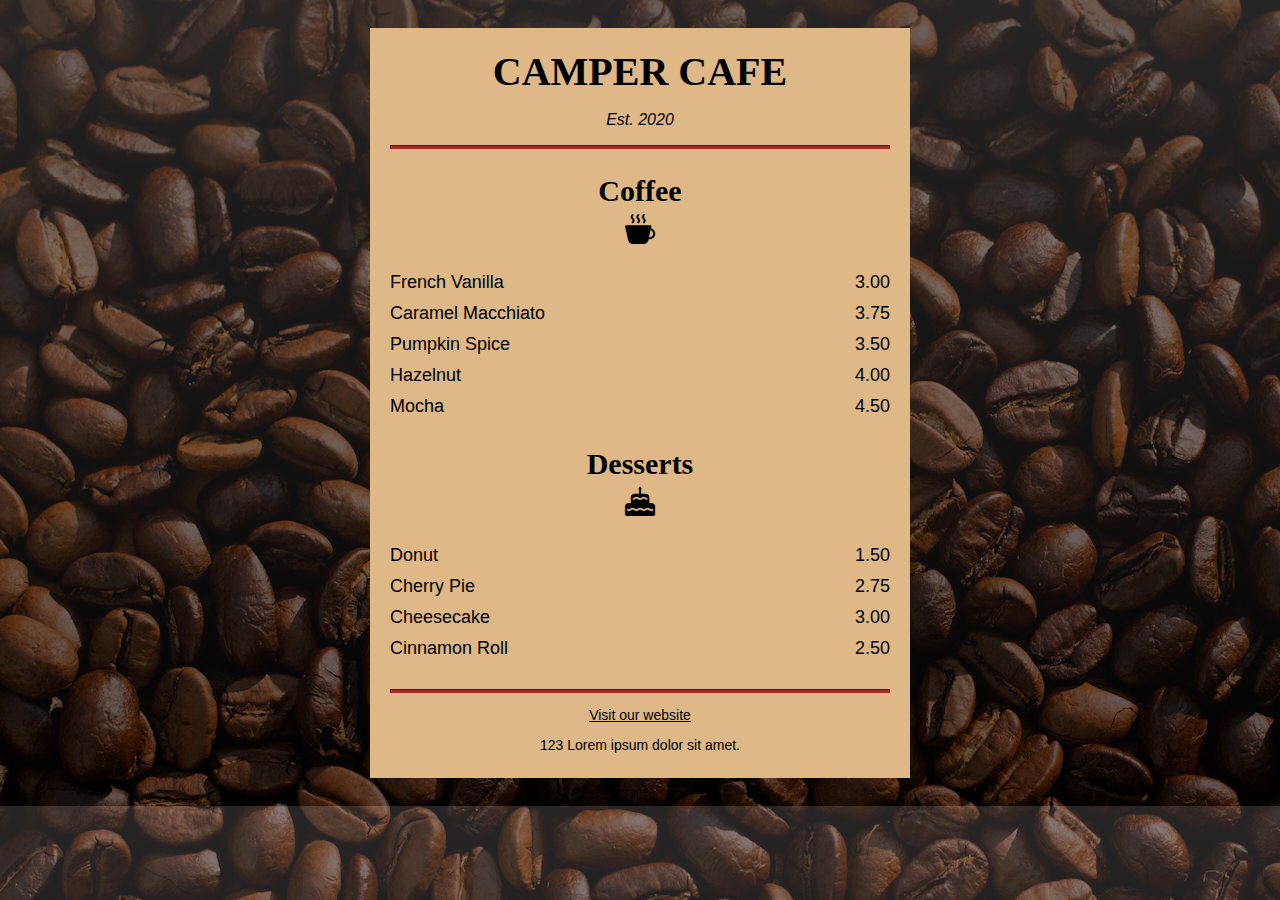
<file: Caffee_Menu/index.html>
<!DOCTYPE html>
<html lang="en">
  <head>
    <meta charset="utf-8" />
    <meta name="viewport" content="width=device-width, initial-scale=1.0" />
    <title>Cafe Menu</title>
    <link href="style.css" rel="stylesheet"/>
    <link rel="stylesheet" href="https://cdn.jsdelivr.net/npm/bootstrap-icons@1.11.3/font/bootstrap-icons.min.css">
  </head>
  <body>
    <div class="menu">
      <main>
        <h1>CAMPER CAFE</h1>
        <p class="established">Est. 2020</p>
        <hr>
        <section>
          <h2>Coffee</h2>
          <i class="bi bi-cup-hot-fill icon"></i>
          <!-- <img src="https://cdn.freecodecamp.org/curriculum/css-cafe/coffee.jpg" alt="coffee icon"/> -->
          <article class="item">
            <p class="flavor">French Vanilla</p><p class="price">3.00</p>
          </article>
          <article class="item">
            <p class="flavor">Caramel Macchiato</p><p class="price">3.75</p>
          </article>
          <article class="item">
            <p class="flavor">Pumpkin Spice</p><p class="price">3.50</p>
          </article>
          <article class="item">
            <p class="flavor">Hazelnut</p><p class="price">4.00</p>
          </article>
          <article class="item">
            <p class="flavor">Mocha</p><p class="price">4.50</p>
          </article>
        </section>
        <section>
          <h2>Desserts</h2>
          <i class="bi bi-cake-fill icon"></i>
          <!-- <img src="https://cdn.freecodecamp.org/curriculum/css-cafe/pie.jpg" alt="pie icon"/> -->
          <article class="item">
            <p class="dessert">Donut</p><p class="price">1.50</p>
          </article>
          <article class="item">
            <p class="dessert">Cherry Pie</p><p class="price">2.75</p>
          </article>
          <article class="item">
            <p class="dessert">Cheesecake</p><p class="price">3.00</p>
          </article>
          <article class="item">
            <p class="dessert">Cinnamon Roll</p><p class="price">2.50</p>
          </article>
        </section>
      </main>
      <hr class="bottom-line">
      <footer>
        <p>
          <a href="https://en.wikipedia.org/wiki/Coffee" target="_blank">Visit our website</a>
        </p>
        <p class="address">123 Lorem ipsum dolor sit amet.</p>
      </footer>
    </div>
  </body>
</html>
</file>
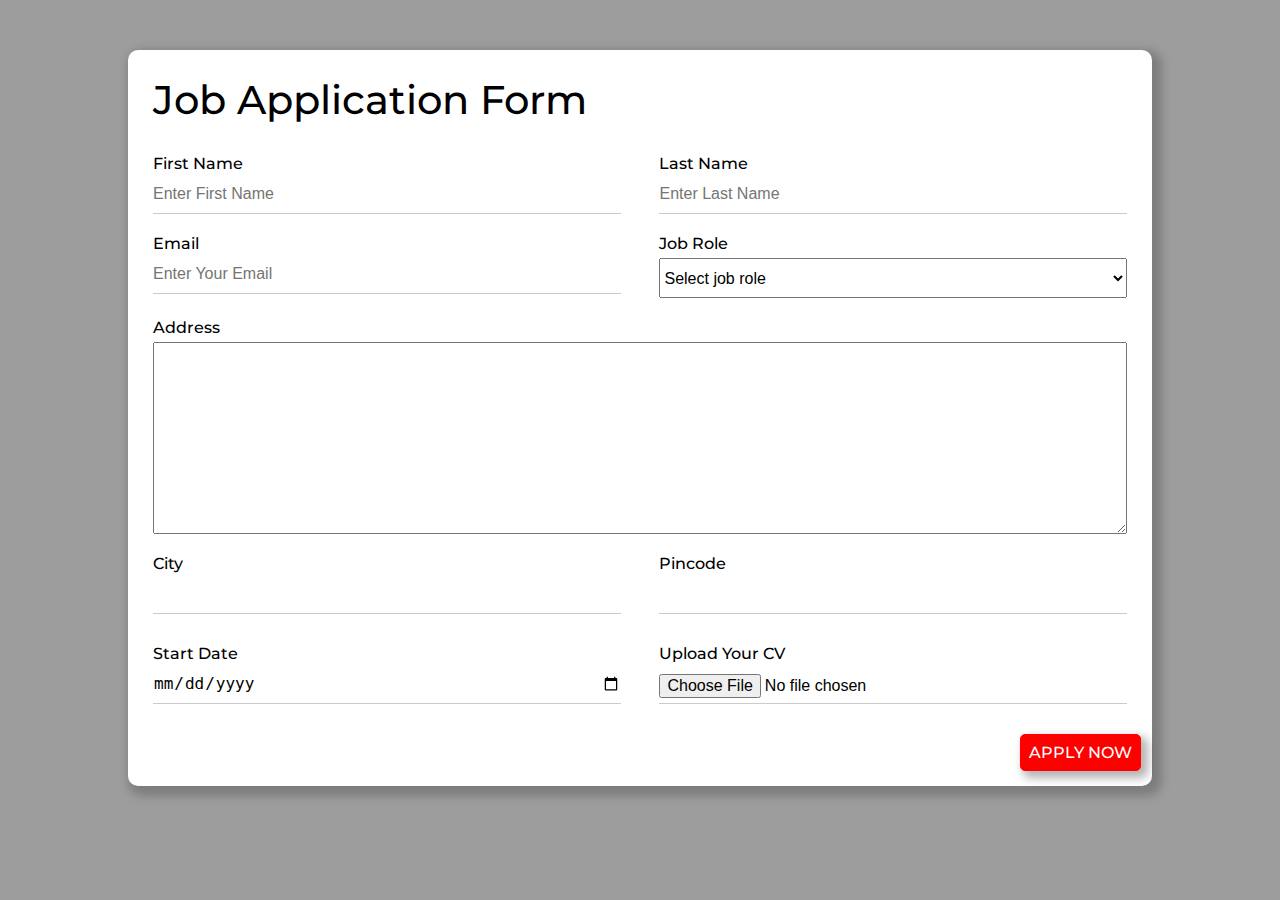
<file: Job_Application_Form/index.html>
<!DOCTYPE html>
<html lang="en">
<head>
    <meta charset="UTF-8">
    <meta name="viewport" content="width=device-width, initial-scale=1.0">
    <link rel="stylesheet" href="./css/style.css">
    <title>Job Application Form</title>
</head>
<body>
    <div class="container">
        <h1>Job Application Form</h1>
        <form action="#" class="form-container">
            <div class="name-container outer-container">
                <div class="firstname-box alongside">
                    <label for="firstname">First Name</label>
                    <input type="text" name="firstname" value="" id="firstname" placeholder="Enter First Name" required>
                </div>

                <div class="lastname-box alongside">
                    <label for="lastname">Last Name</label>
                    <input type="text" name="lastname" value="" id="lastname" placeholder="Enter Last Name" required>
                </div>
            </div>

            <div class="email-job-container outer-container">
                <div class="emai-box alongside">
                    <label for="email">Email</label>
                    <input type="email" name="email" value="" id="email" placeholder="Enter Your Email" required>
                </div>
                
                <div class="job-role-box alongside">
                    <label for="job_role">Job Role</label>
                    <select name="job_role" id="job_role" required>
                        <option>Select job role</option>
                        <option value="Frontend Developer">Frontend Developer</option>
                        <option value="Backend Developer">Backend Developer</option>
                        <option value="Fullstack Developer">Fullstack Developer</option>
                        <option value="Software Developer">Software Developer</option>
                    </select>
                </div>
            </div>

            <div class="address-container">
                <div class="address-box">
                    <label for="address">Address</label>
                    <textarea name="address" value="" id="address" cols="30" rows="10"></textarea>
                </div>
                
                <div class="city-pincode-box outer-container">
                    <div class="city-box alongside">
                        <label for="city">City</label>
                        <input type="text" name="city" value="" id="city">
                    </div>
                    
                    <div class="pincode-box alongside">
                        <label for="pincode">Pincode</label>
                        <input type="number" name="pincode" value="" id="pincode">
                    </div>
                </div>
            </div>

            <div class="date-cv-container outer-container">
                <div class="date-box alongside">
                    <label for="date">Start Date</label>
                    <input type="date" name="date" value="" id="date">
                </div>

                <div class="cv-box alongside">
                    <label for="cv">Upload Your CV</label>
                    <input type="file" name="cv" value="" id="cv">
                </div>
            </div>
            <a href="#">Apply Now</a>
        </form>
    </div>
</body>
</html>
</file>
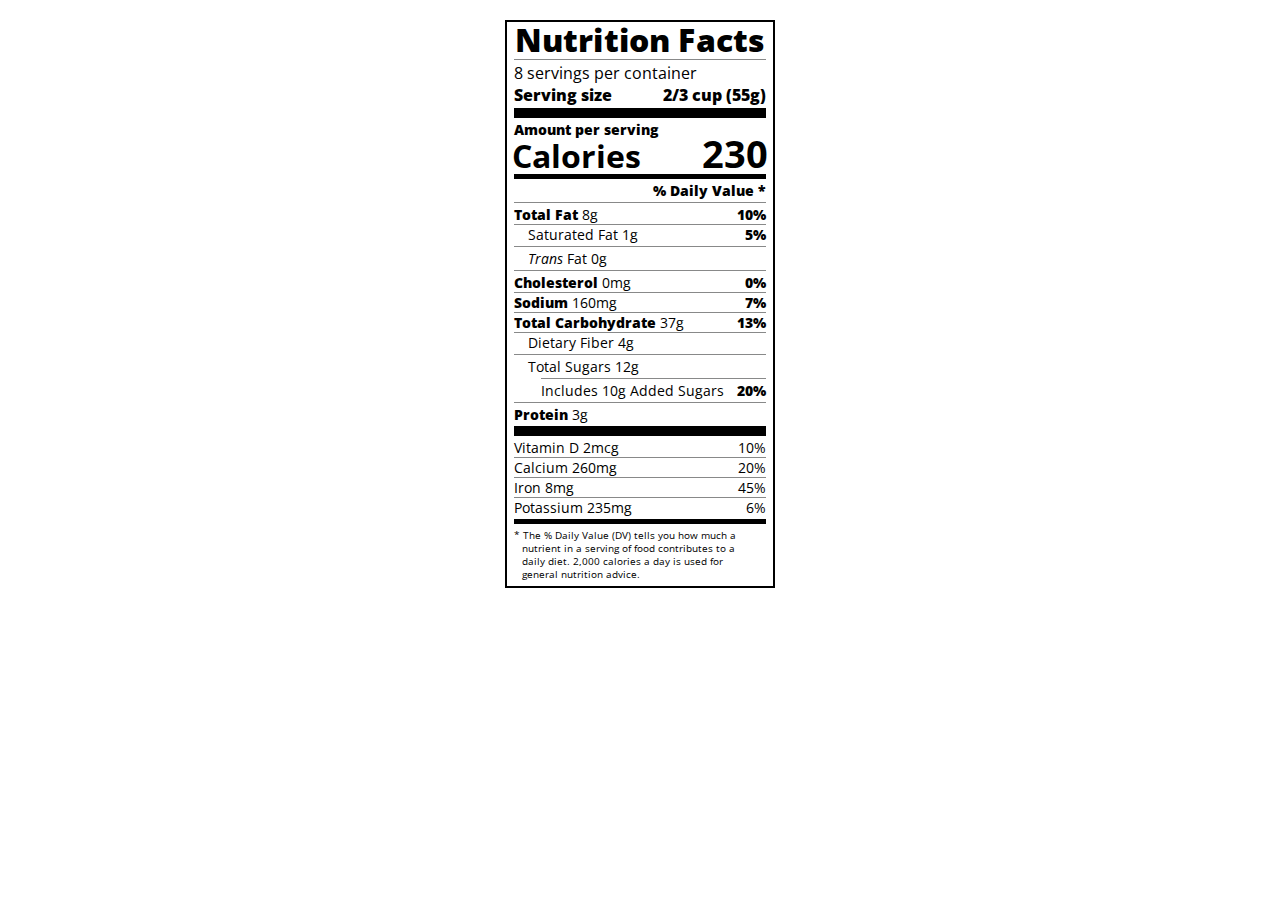
<file: Nutrition/index.html>
<!DOCTYPE html>
<html lang="en">

<head>
  <meta charset="UTF-8">
  <title>Nutrition Label</title>
  <link href="https://fonts.googleapis.com/css?family=Open+Sans:400,700,800" rel="stylesheet">
  <link href="./styles.css" rel="stylesheet">
</head>

<body>
  <div class="label">
    <header>
      <h1 class="bold">Nutrition Facts</h1>
      <div class="divider"></div>
      <p>8 servings per container</p>
      <p class="bold">Serving size <span>2/3 cup (55g)</span></p>
    </header>


    <div class="divider large"></div>
    <div class="calories-info">
      <div class="left-container">
        <h2 class="bold small-text">Amount per serving</h2>
        <p>Calories</p>
      </div>
      <span>230</span>
    </div>


    <div class="divider medium"></div>

    <div class="daily-value small-text">
      <p class="bold right no-divider">% Daily Value *</p>
      <div class="divider"></div>

      <p><span><span class="bold">Total Fat</span> 8g</span> <span class="bold">10%</span></p>
      <p class="indent no-divider">Saturated Fat 1g <span class="bold">5%</span></p>
      <div class="divider"></div>

      <p class="indent no-divider"><span><i>Trans</i> Fat 0g</span></p>
      <div class="divider"></div>

      <p><span><span class="bold">Cholesterol</span> 0mg</span> <span class="bold">0%</span></p>

      <p><span><span class="bold">Sodium</span> 160mg</span> <span class="bold">7%</span></p>

      <p><span><span class="bold">Total Carbohydrate</span> 37g</span> <span class="bold">13%</span></p>
      <p class="indent no-divider">Dietary Fiber 4g</p>
      <div class="divider"></div>
      <p class="indent no-divider">Total Sugars 12g</p>
      <div class="divider double-indent"></div>
      <p class="double-indent no-divider">Includes 10g Added Sugars <span class="bold">20%</span></p>
      <div class="divider"></div>

      <p class="no-divider"><span><span class="bold">Protein</span> 3g</span></p>
      <div class="divider large"></div>

      <p>Vitamin D 2mcg <span>10%</span></p>
      <p>Calcium 260mg <span>20%</span></p>
      <p>Iron 8mg <span>45%</span></p>
      <p class="no-divider">Potassium 235mg <span>6%</span></p> 
    </div>

    <div class="divider medium"></div>
    <p class="note">* The % Daily Value (DV) tells you how much a nutrient in a serving of food contributes to a daily diet. 2,000 calories a day is used for general nutrition advice.
    </p>

  </div>
</body>
</html>
</file>
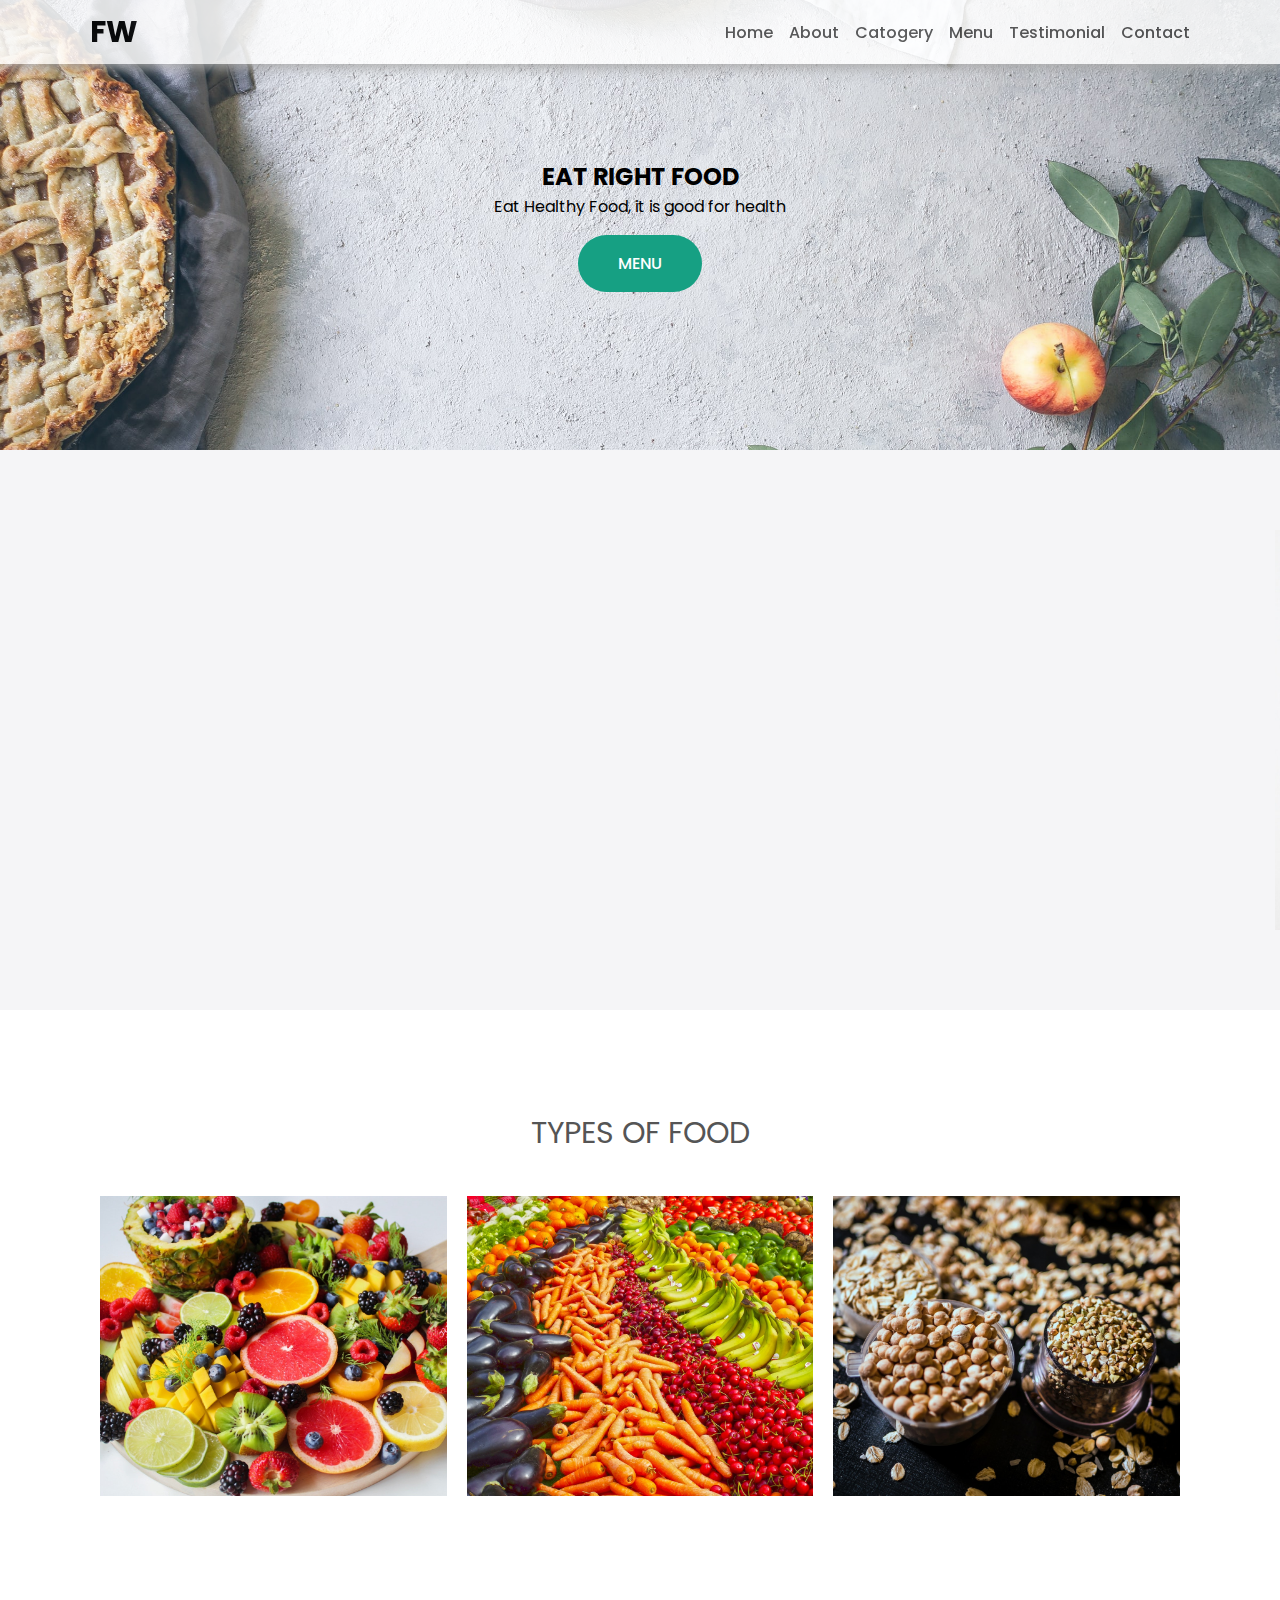
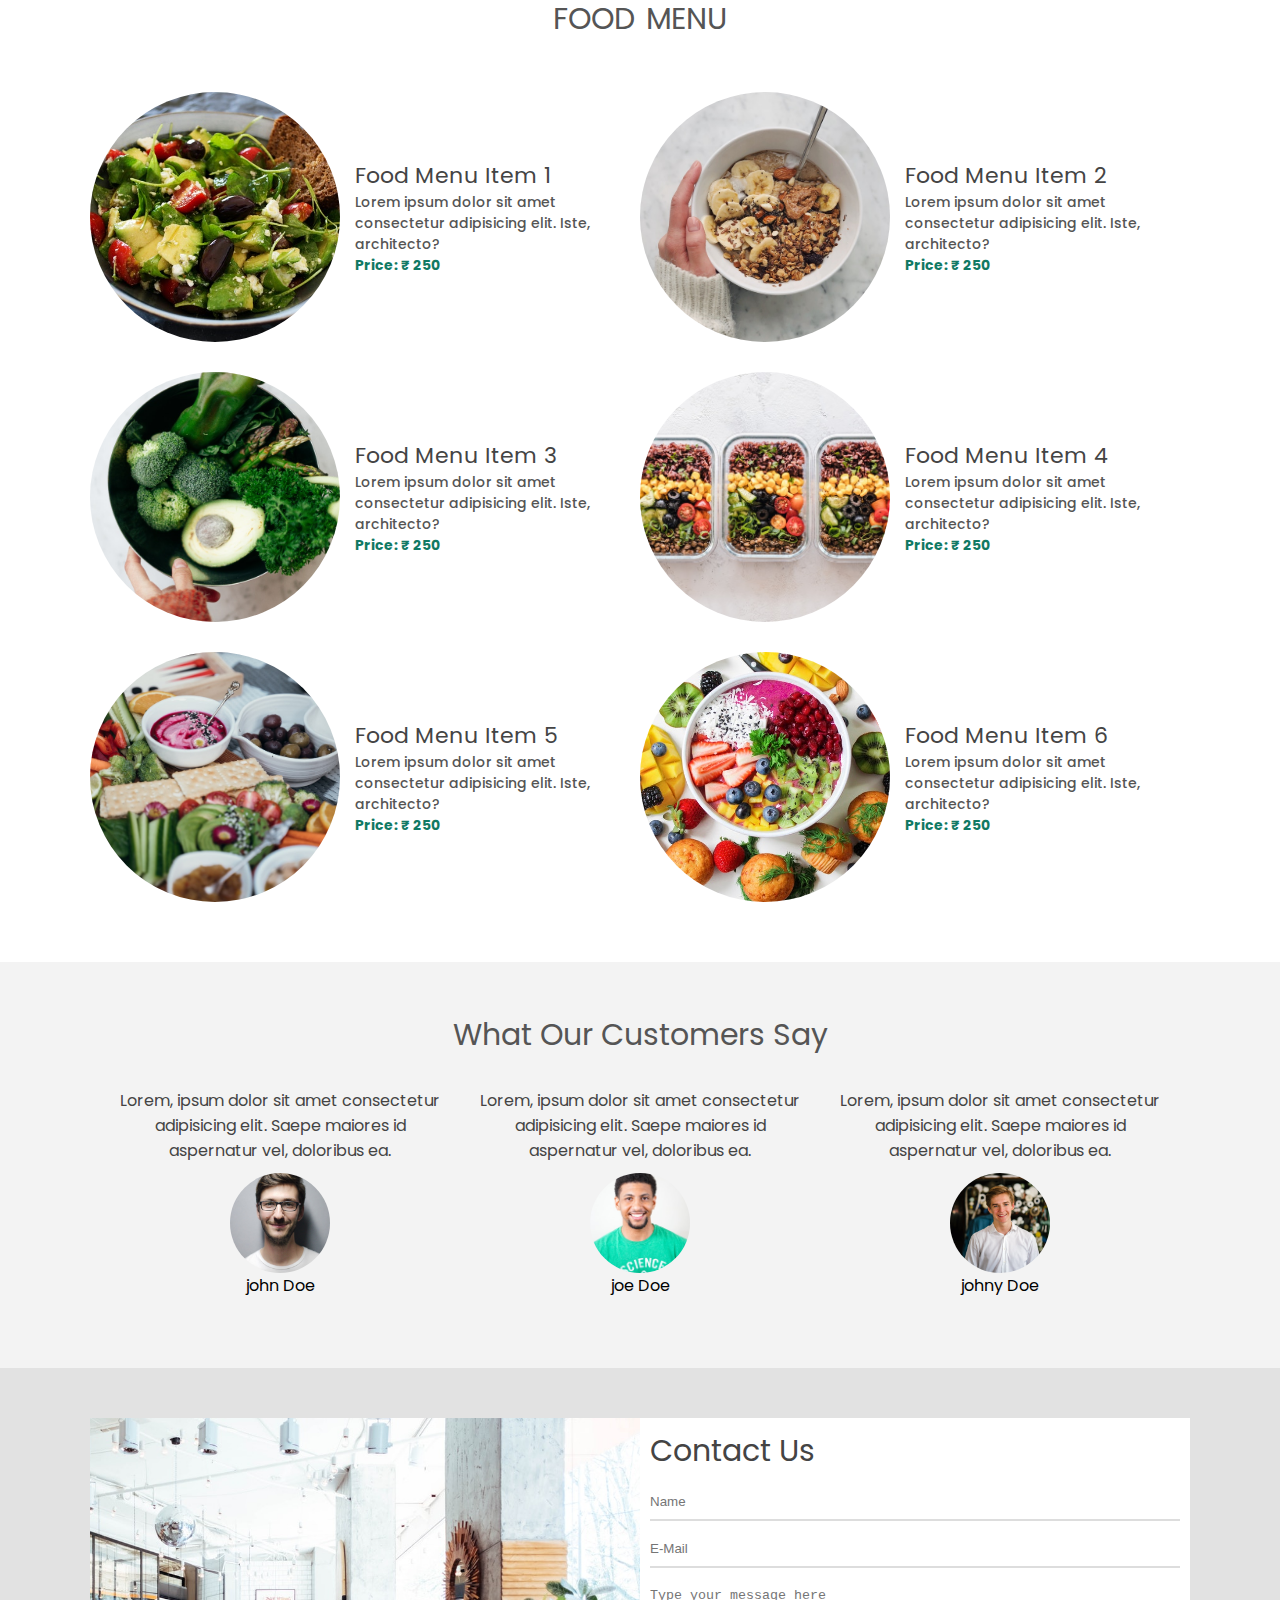
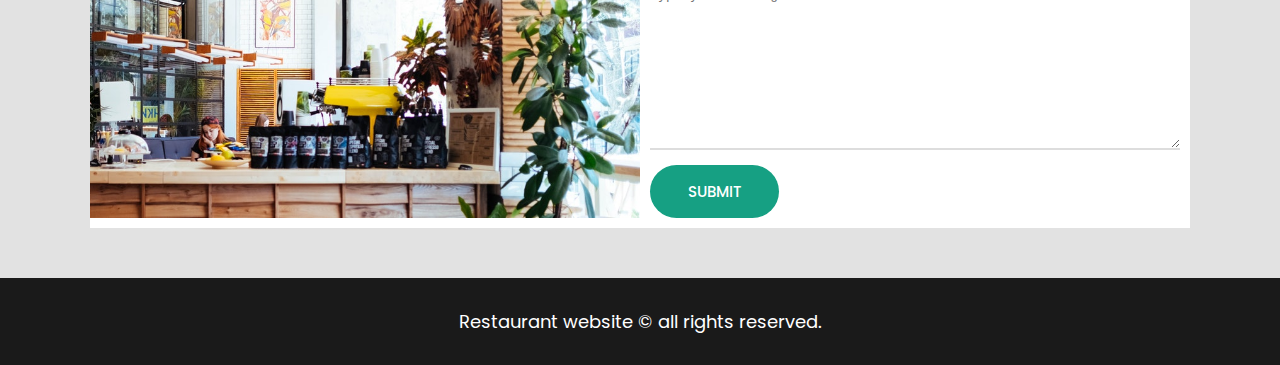
<file: Project2/index.html>
<!DOCTYPE html>
<html lang="en">
<head>
    <meta charset="UTF-8">
    <meta name="viewport" content="width=device-width, initial-scale=1.0">
    <link rel="stylesheet" href="style.css">
    <link rel="stylesheet" href="https://cdnjs.cloudflare.com/ajax/libs/font-awesome/6.5.2/css/all.min.css" integrity="sha512-SnH5WK+bZxgPHs44uWIX+LLJAJ9/2PkPKZ5QiAj6Ta86w+fsb2TkcmfRyVX3pBnMFcV7oQPJkl9QevSCWr3W6A==" crossorigin="anonymous" referrerpolicy="no-referrer" />
    <title>Restaurant</title>
</head>
<body>
    <nav class="navbar">
        <div class="navbar-container container">
            <input type="checkbox">
            <div class="hamburger-lines">
                <span class="line line1"></span>
                <span class="line line2"></span>
                <span class="line line3"></span>
            </div>
            <ul class="menu-items">
                <li><a href="#showcase">Home</a></li>
                <li><a href="#about">About</a></li>
                <li><a href="#catogery">Catogery</a></li>
                <li><a href="#food-menu">Menu</a></li>
                <li><a href="#testimonials">Testimonial</a></li>
                <li><a href="#contact">Contact</a></li>
            </ul>
            <h1 class="logo">FW</h1>
        </div>
    </nav>

    <section class="showcase-area" id="showcase">
        <div class="showcase-container">
            <h2 class="main-title">eat right food</h2>
            <p>Eat Healthy Food, it is good for health</p>
            <a href="#food-menu" class="btn btn-primary">menu</a>
        </div>
    </section>

    <section class="section-about_us" id="about">
        <div class="about-wrapper container">
            <div class="about_us-text">
                <p class="small">About Us</p>
                <h2>We've been Making Healthy <br> Food for Last 10 Years</h2>
                <p>Lorem ipsum dolor sit amet consectetur adipisicing elit. Nobis, libero numquam. Accusamus at laudantium perspiciatis quidem doloribus animi repellendus odio saepe voluptates aperiam voluptatum nisi assumenda dolorum, adipisci voluptatibus dolorem! Et, magni harum? Eligendi expedita ea esse reprehenderit sit nihil repudiandae nisi temporibus ab porro rerum voluptatum, id qui. Eum?</p>
            </div>
            <div class="about_us-img">
                <img src="./img/about-photo.jpg" alt="about img">
            </div>
        </div>
    </section>

    <section class="food" id="catogery">
        <h2>Types of Food</h2>
        <div class="food-container container">
            <div class="food-type fruit">
                <div class="img-container">
                    <img src="./img/food1.jpg" alt="">
                    <div class="img-content">
                        <h3>Fruits</h3>
                        <a href="https:://en.wikipedia.org/wiki/fruit" class="btn btn-primary" target="_blank">Learn More</a>
                    </div>
                </div>
            </div>
            <div class="food-type vegetable">
                <div class="img-container">
                    <img src="./img/food2.jpg" alt="">
                    <div class="img-content">
                        <h3>Vegitables</h3>
                        <a href="https:://en.wikipedia.org/wiki/vegetable" class="btn btn-primary" target="_blank">Learn More</a>
                    </div>
                </div>
            </div>
            <div class="food-type grain">
                <div class="img-container">
                    <img src="./img/food3.jpg" alt="">
                    <div class="img-content">
                        <h3>Grains</h3>
                        <a href="https:://en.wikipedia.org/wiki/grain" class="btn btn-primary" target="_blank">Learn More</a>
                    </div>
                </div>
            </div>
        </div>
    </section>

    <section id="food-menu">
        <h2 class="for-menu-heading">Food Menu</h2>
        <div class="food-menu-container container">
            <div class="food-menu-item">
                <div class="food-img">
                    <img src="./img/food-menu1.jpg" alt="">
                </div>
                <div class="food-description">
                    <h2 class="food-title">Food Menu Item 1</h2>
                    <p>Lorem ipsum dolor sit amet consectetur adipisicing elit. Iste, architecto?</p>
                    <p class="food-price">Price: &#8377; 250</p>
                </div>
            </div>
            <div class="food-menu-item">
                <div class="food-img">
                    <img src="./img/food-menu2.jpg" alt="">
                </div>
                <div class="food-description">
                    <h2 class="food-title">Food Menu Item 2</h2>
                    <p>Lorem ipsum dolor sit amet consectetur adipisicing elit. Iste, architecto?</p>
                    <p class="food-price">Price: &#8377; 250</p>
                </div>
            </div>
            <div class="food-menu-item">
                <div class="food-img">
                    <img src="./img/food-menu3.jpg" alt="">
                </div>
                <div class="food-description">
                    <h2 class="food-title">Food Menu Item 3</h2>
                    <p>Lorem ipsum dolor sit amet consectetur adipisicing elit. Iste, architecto?</p>
                    <p class="food-price">Price: &#8377; 250</p>
                </div>
            </div>
            <div class="food-menu-item">
                <div class="food-img">
                    <img src="./img/food-menu4.jpg" alt="">
                </div>
                <div class="food-description">
                    <h2 class="food-title">Food Menu Item 4</h2>
                    <p>Lorem ipsum dolor sit amet consectetur adipisicing elit. Iste, architecto?</p>
                    <p class="food-price">Price: &#8377; 250</p>
                </div>
            </div>
            <div class="food-menu-item">
                <div class="food-img">
                    <img src="./img/food-menu5.jpg" alt="">
                </div>
                <div class="food-description">
                    <h2 class="food-title">Food Menu Item 5</h2>
                    <p>Lorem ipsum dolor sit amet consectetur adipisicing elit. Iste, architecto?</p>
                    <p class="food-price">Price: &#8377; 250</p>
                </div>
            </div>
            <div class="food-menu-item">
                <div class="food-img">
                    <img src="./img/food-menu6.jpg" alt="">
                </div>
                <div class="food-description">
                    <h2 class="food-title">Food Menu Item 6</h2>
                    <p>Lorem ipsum dolor sit amet consectetur adipisicing elit. Iste, architecto?</p>
                    <p class="food-price">Price: &#8377; 250</p>
                </div>
            </div>
        </div>
    </section>

    
    <section id="testimonials">
        <h2 class="testimonial-title">What Our Customers Say</h2>
        <div class="testimonial-container container">
            <div class="testimonial-box">
                <div class="star-rating">
                    <span class="fa fa-star checked"></span>
                    <span class="fa fa-star checked"></span>
                    <span class="fa fa-star checked"></span>
                    <span class="fa fa-star checked"></span>
                    <span class="fa fa-star checked"></span>
                </div>
                <p class="testimonial-text">Lorem, ipsum dolor sit amet consectetur adipisicing elit. Saepe maiores id aspernatur vel, doloribus ea.</p>
                <div class="customer-details">
                    <div class="customer-photo">
                        <img src="./img/male-photo1.jpg" alt="">
                    </div>
                    <p class="customer-name">john Doe</p>
                </div>
            </div>
            <div class="testimonial-box">
                <div class="star-rating">
                    <span class="fa fa-star checked"></span>
                    <span class="fa fa-star checked"></span>
                    <span class="fa fa-star checked"></span>
                    <span class="fa fa-star checked"></span>
                    <span class="fa fa-star checked"></span>
                </div>
                <p class="testimonial-text">Lorem, ipsum dolor sit amet consectetur adipisicing elit. Saepe maiores id aspernatur vel, doloribus ea.</p>
                <div class="customer-details">
                    <div class="customer-photo">
                        <img src="./img/male-photo2.jpg" alt="">
                    </div>
                    <p class="customer-name">joe Doe</p>
                </div>
            </div>
            <div class="testimonial-box">
                <div class="star-rating">
                    <span class="fa fa-star checked"></span>
                    <span class="fa fa-star checked"></span>
                    <span class="fa fa-star checked"></span>
                    <span class="fa fa-star checked"></span>
                    <span class="fa fa-star checked"></span>
                </div>
                <p class="testimonial-text">Lorem, ipsum dolor sit amet consectetur adipisicing elit. Saepe maiores id aspernatur vel, doloribus ea.</p>
                <div class="customer-details">
                    <div class="customer-photo">
                        <img src="./img/male-photo3.jpg" alt="">
                    </div>
                    <p class="customer-name">johny Doe</p>
                </div>
            </div>
        </div>
    </section>


    <section id="contact">
        <div class="contact-us-container container">
            <div class="img-box box">
                <img src="./img/restraunt-image.jpg" alt="">
            </div>
            <div class="form-box box">
                <h2 class="form-heading">Contact Us</h2>
                <form action="">
                    <input type="text" name="name" id="name" placeholder="Name">
                    <input type="email" name="email" id="email" placeholder="E-Mail">
                    <textarea name="" id="" rows="10" col="30" placeholder="Type your message here"></textarea>
                    <a href="#" class="btn btn-primary">Submit</a>
                </form>
            </div>
        </div>
    </section>

    <footer id="footer">
        <h2>Restaurant website &copy; all rights reserved.</h2>
    </footer>


    <!-- ################### java Script code for smooth scroling #################### -->

<script src="https://ajax.googleapis.com/ajax/libs/jquery/3.3.1/jquery.min.js"></script>
<script>
$(document).ready(function(){
  // Add smooth scrolling to all links
  $("a").on('click', function(event) {

    // Make sure this.hash has a value before overriding default behavior
    if (this.hash !== "") {
      // Prevent default anchor click behavior
      event.preventDefault();

      // Store hash
      var hash = this.hash;

      // Using jQuery's animate() method to add smooth page scroll
      // The optional number (800) specifies the number of milliseconds it takes to scroll to the specified area
      $('html, body').animate({
        scrollTop: $(hash).offset().top
      }, 800, function(){

        // Add hash (#) to URL when done scrolling (default click behavior)
        window.location.hash = hash;
      });
    } // End if
  });
});
</script>

</body>
</html>
</file>
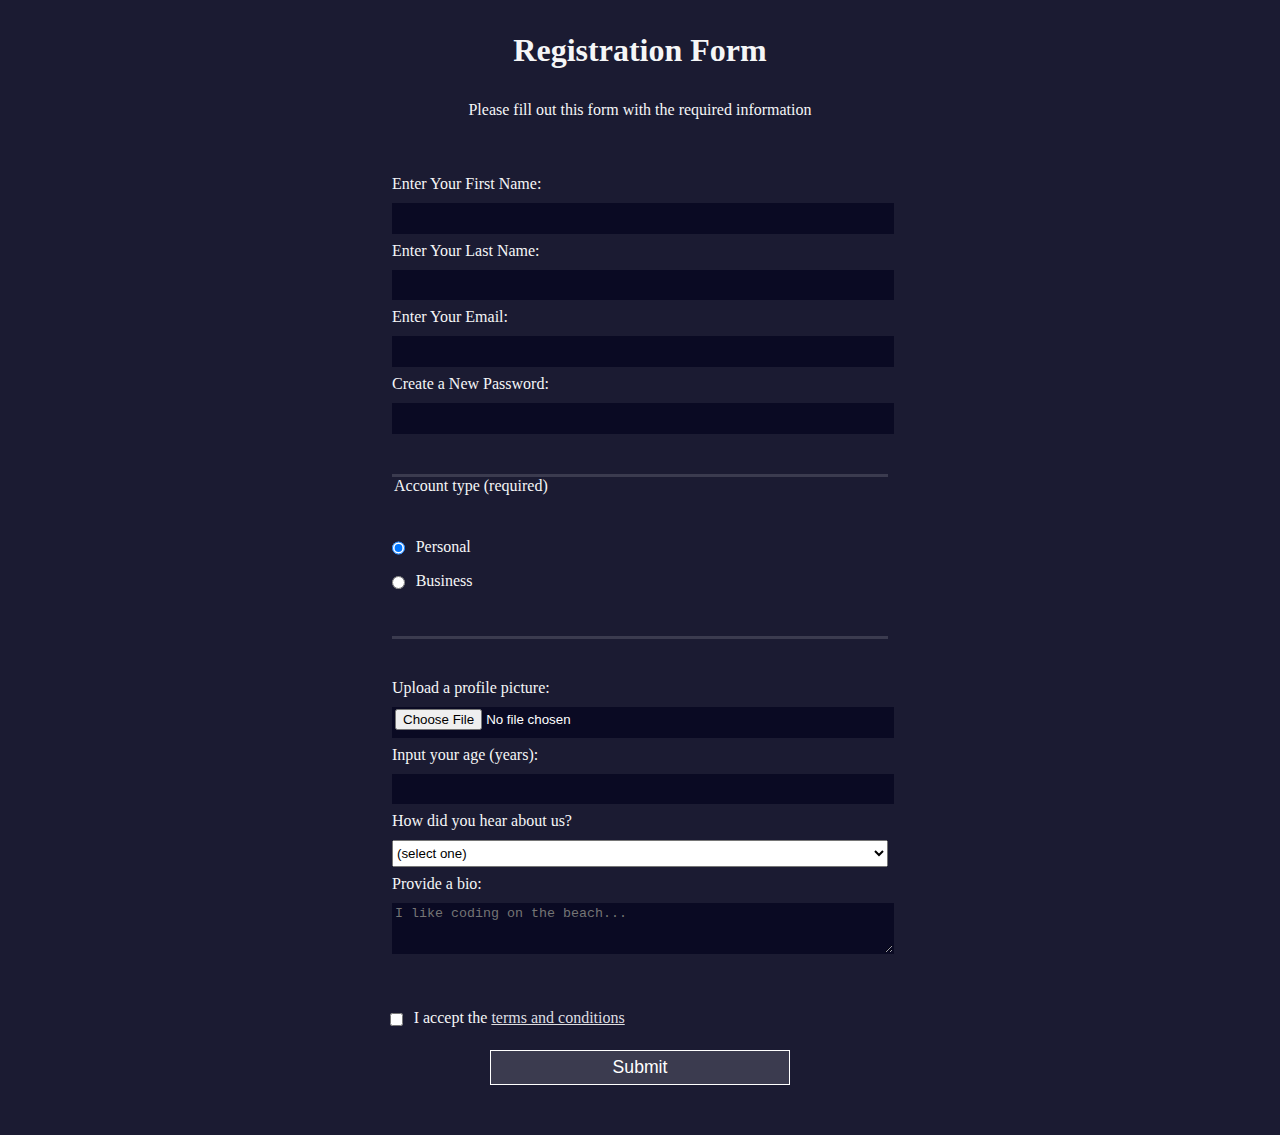
<file: Registrarion_Form/index.html>
<!DOCTYPE html>
<html lang="en">
  <head>
    <meta charset="UTF-8">
    <meta name="viewport" content="width=device-width, initial-scale=1.0">
    <title>Registration Form</title>
    <link rel="stylesheet" href="styles.css" />
  </head>
  <body>
    <h1>Registration Form</h1>
    <p>Please fill out this form with the required information</p>
    <form method="post" action='https://register-demo.freecodecamp.org'>
      <fieldset>
        <label for="first-name">Enter Your First Name: <input id="first-name" name="first-name" type="text" required /></label>
        <label for="last-name">Enter Your Last Name: <input id="last-name" name="last-name" type="text" required /></label>
        <label for="email">Enter Your Email: <input id="email" name="email" type="email" required /></label>
        <label for="new-password">Create a New Password: <input id="new-password" name="new-password" type="password" pattern="[a-z0-5]{8,}" required /></label>
      </fieldset>
      <fieldset>
        <legend>Account type (required)</legend>
        <label for="personal-account"><input id="personal-account" type="radio" name="account-type" class="inline" checked /> Personal</label>
        <label for="business-account"><input id="business-account" type="radio" name="account-type" class="inline" /> Business</label>
      </fieldset>
      <fieldset>
        <label for="profile-picture">Upload a profile picture: <input id="profile-picture" type="file" name="file" /></label>
        <label for="age">Input your age (years): <input id="age" type="number" name="age" min="13" max="120" /></label>
        <label for="referrer">How did you hear about us?
          <select id="referrer" name="referrer">
            <option value="">(select one)</option>
            <option value="1">freeCodeCamp News</option>
            <option value="2">freeCodeCamp YouTube Channel</option>
            <option value="3">freeCodeCamp Forum</option>
            <option value="4">Other</option>
          </select>
        </label>
        <label for="bio">Provide a bio:
          <textarea id="bio" name="bio" rows="3" cols="30" placeholder="I like coding on the beach..."></textarea>
        </label>
      </fieldset>
      <label for="terms-and-conditions">
        <input class="inline" id="terms-and-conditions" type="checkbox" required name="terms-and-conditions" /> I accept the <a href="https://www.freecodecamp.org/news/terms-of-service/">terms and conditions</a>
      </label>
      <input type="submit" value="Submit" />
    </form>
  </body>
</html>
</file>
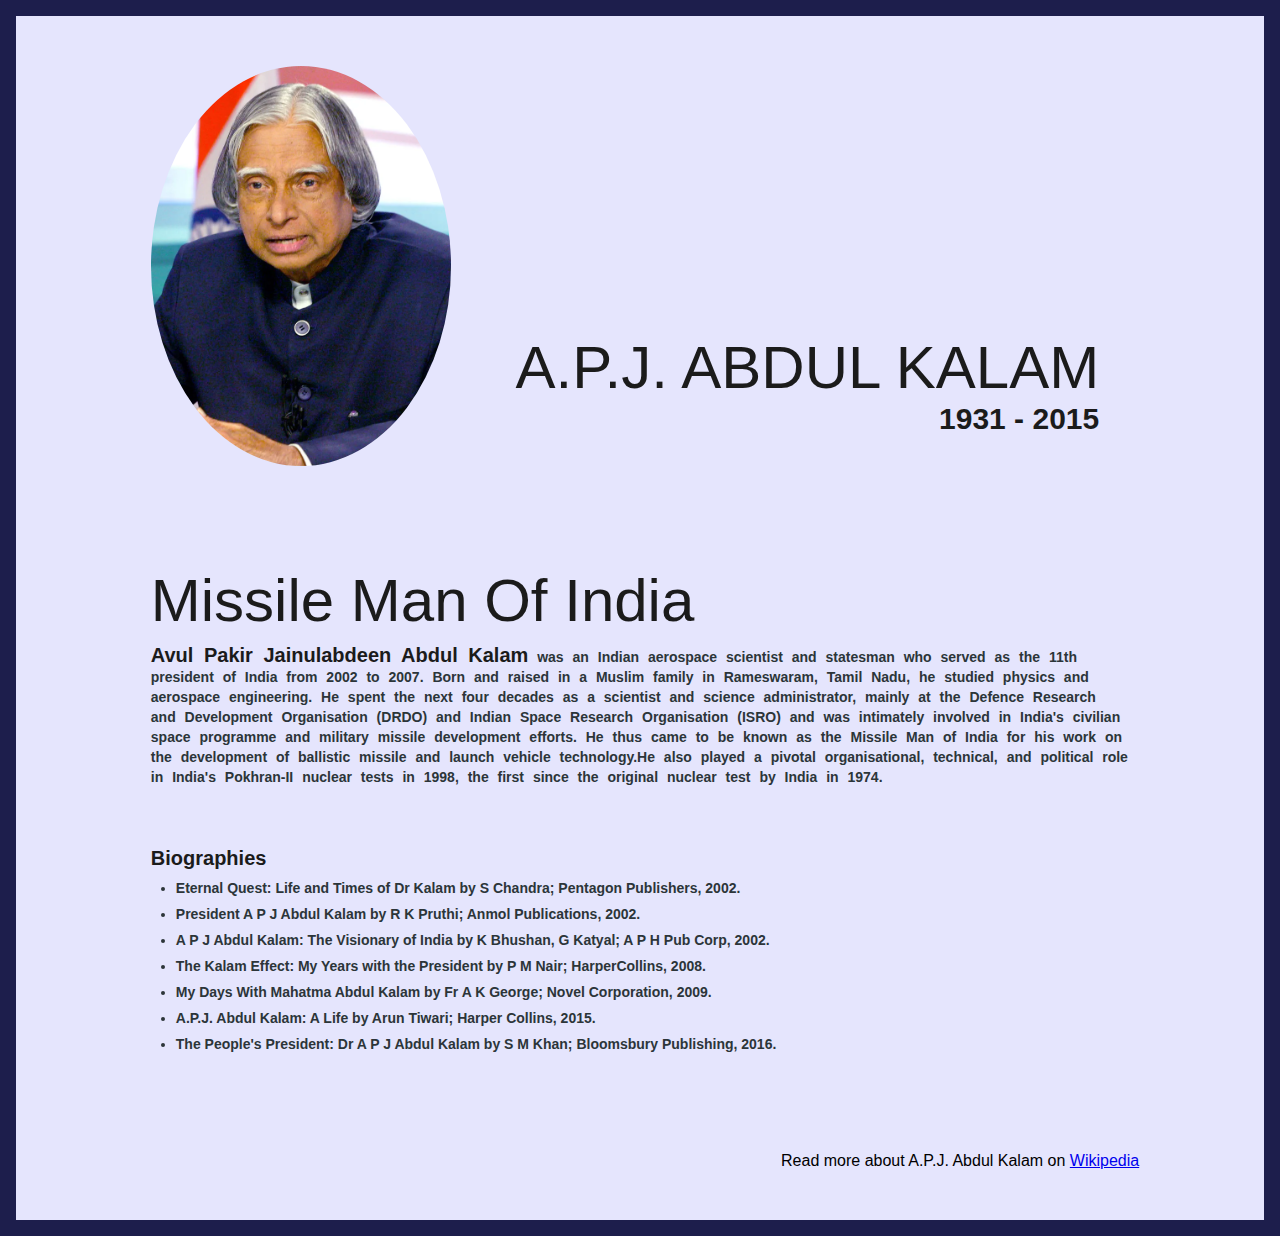
<file: Tribute_Page/index.html>
<!DOCTYPE html>
<html lang="en">
<head>
    <meta charset="UTF-8">
    <meta name="viewport" content="width=device-width, initil-scale=1.0">
    <link rel="stylesheet" href="./css/style.css">
    <title>Tribute Page | A.P.J Abdul Kalam</title>
</head>
<body>
    <div class="main">
        <header class="header-content container">
            <img src="./img/President-of-India-A-P-J-Abdul-Kalam-2007.webp" alt="Image">
            <div class="text">
                <h2 class="name">A.P.J. Abdul Kalam</h2>
                <span>1931 - 2015</span>
            </div>
        </header>
    
        <section class="about container">
            <h1 class="heading">Missile Man Of India</h1>
            <p><span>Avul Pakir Jainulabdeen Abdul Kalam</span> was an Indian aerospace scientist and statesman who served as the 11th president of India from 2002 to 2007. Born and raised in a Muslim family in Rameswaram, Tamil Nadu, he studied physics and aerospace engineering. He spent the next four decades as a scientist and science administrator, mainly at the Defence Research and Development Organisation (DRDO) and Indian Space Research Organisation (ISRO) and was intimately involved in India's civilian space programme and military missile development efforts. He thus came to be known as the Missile Man of India for his work on the development of ballistic missile and launch vehicle technology.He also played a pivotal organisational, technical, and political role in India's Pokhran-II nuclear tests in 1998, the first since the original nuclear test by India in 1974.</p>
        </section>

        <section class="Biographies container">
            <h3>Biographies</h3>
            <ul>
                <li>Eternal Quest: Life and Times of Dr Kalam by S Chandra; Pentagon Publishers, 2002.</li>
                <li>President A P J Abdul Kalam by R K Pruthi; Anmol Publications, 2002.</li>
                <li>A P J Abdul Kalam: The Visionary of India by K Bhushan, G Katyal; A P H Pub Corp, 2002.</li>
                <li>The Kalam Effect: My Years with the President by P M Nair; HarperCollins, 2008.</li>
                <li>My Days With Mahatma Abdul Kalam by Fr A K George; Novel Corporation, 2009.</li>
                <li>A.P.J. Abdul Kalam: A Life by Arun Tiwari; Harper Collins, 2015.</li>
                <li>The People's President: Dr A P J Abdul Kalam by S M Khan; Bloomsbury Publishing, 2016.</li>
            </ul>
        </section>
        <footer class="footer container">
            <p>Read more about A.P.J. Abdul Kalam on <a href="https://en.wikipedia.org/wiki/A._P._J._Abdul_Kalam#Books,_documentaries_and_popular_culture" target="_blank">Wikipedia</a></p>
        </footer>
    </div>
</body>
</html>
</file>
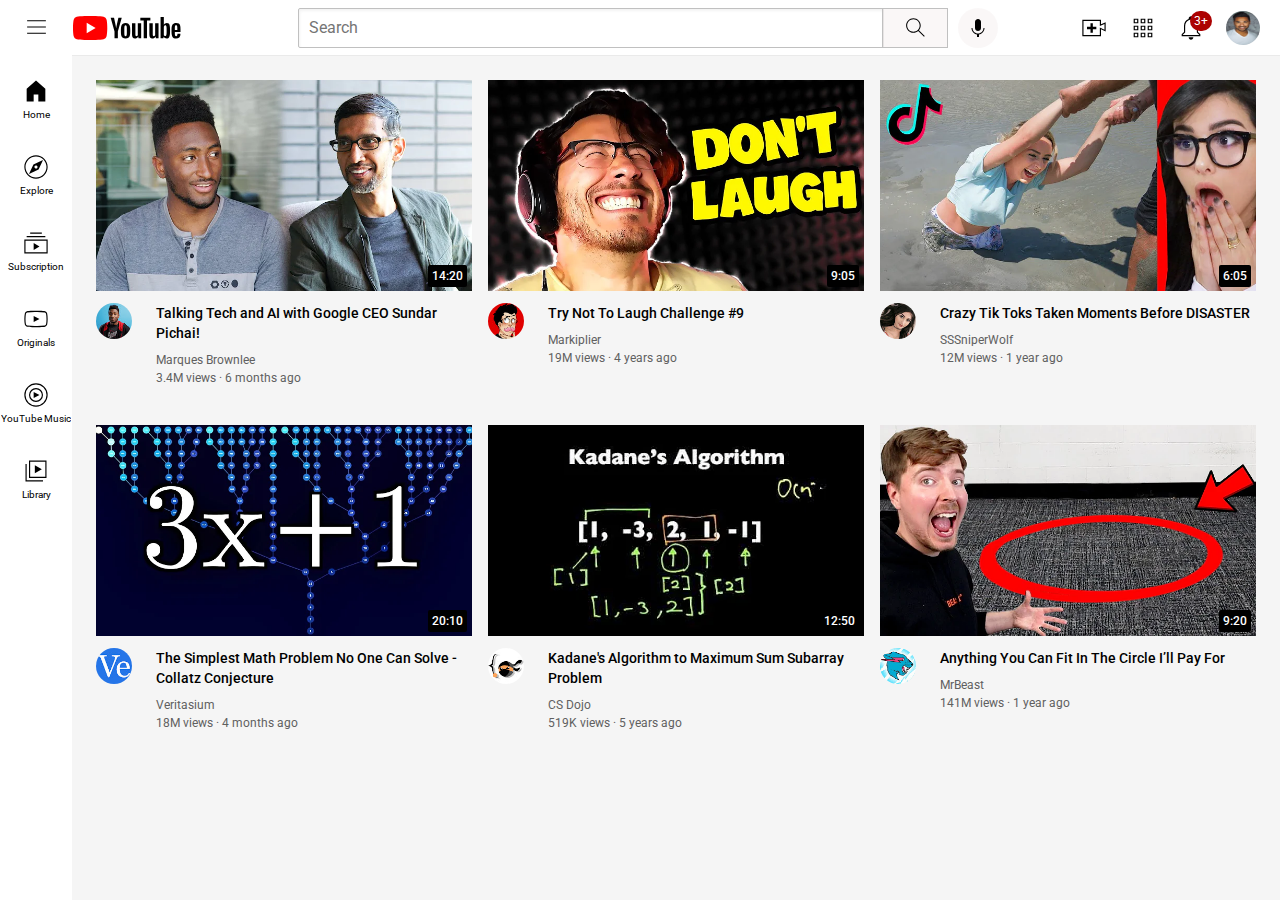
<file: youtube_clone/youtube.html>
<!DOCTYPE html>
<html lang="en">
<head>
    <meta charset="UTF-8">
    <meta name="viewport" content="width=device-width, initial-scale=1.0">
    <title>YouTube.com Clone</title>
    <link rel="preconnect" href="https://fonts.googleapis.com">
    <link rel="preconnect" href="https://fonts.gstatic.com" crossorigin>
    <link href="https://fonts.googleapis.com/css2?family=Roboto:wght@400;500;700&display=swap" rel="stylesheet">

    <link rel="stylesheet" href="./css/general.css">
    <link rel="stylesheet" href="./css/header.css">
    <link rel="stylesheet" href="./css/video.css">
    <link rel="stylesheet" href="./css/sidebar.css">
</head>
<body>
    <div class="header">
        <div class="left-section">
            <img class="hamburger-menu" src="./img/icons/hamburger-menu.svg" alt="hamburger-menu">
            <img class="youtube-logo" src="./img/icons/youtube-logo.svg" alt="youtube-logo">
        </div>
        <div class="middle-section">
            <input class="search-bar" type="text" placeholder="Search">
            <button class="search-btn">
                <img class="search-icon" src="./img/icons/search.svg" alt="search-icon">
                <div class="tool-tip">Search</div>
            </button>
            <button class="voice-search-btn">
                <img class="voice-search-icon" src="./img/icons/voice-search-icon.svg" alt="search-icon">
                <div class="tool-tip">Search with your voice</div>
            </button>
        </div>
        <div class="right-section">
            <div class="upload-icon-container">
                <img class="upload-icon" src="./img/icons/upload.svg" alt="upload-icon">
                <div class="tool-tip">Create</div>
            </div>
            <div class="app-container">
                <img class="app-icon" src="./img/icons/youtube-apps.svg" alt="apps-icon">
                <div class="tool-tip">YouTube apps</div>
            </div>
            <div class="notifications-icon-container">
                <img class="notification-icon" src="./img/icons/notifications.svg" alt="notification-icon">
                <div class="notifications-count">3+</div>
                <div class="tool-tip">Notifications</div>
            </div>
            <img class="my-channel" src="./img/channel_img/joseph-gonzalez-iFgRcqHznqg-unsplash.jpg" alt="channel-img">
        </div>
    </div>

    <div class="sidebar">
        <div class="sidebar-link">
            <img src="./img/icons/home.svg" alt="home-icon">
            <div>Home</div>
        </div>
        <div class="sidebar-link">
            <img src="./img/icons/explore.svg" alt="explore-icon">
            <div>Explore</div>
        </div>
        <div class="sidebar-link">
            <img src="./img/icons/subscriptions.svg" alt="subscription-icon">
            <div>Subscription</div>
        </div>
        <div class="sidebar-link">
            <img src="./img/icons/originals.svg" alt="youtube-original-icon">
            <div>Originals</div>
        </div>
        <div class="sidebar-link">
            <img src="./img/icons/youtube-music.svg" alt="youtube-music-icon">
            <div>YouTube Music</div>
        </div>
        <div class="sidebar-link">
            <img src="./img/icons/library.svg" alt="library-icon">
            <div>Library</div>
        </div>
    </div>
    
    <div class="video-grid">
        <div class="video-preview">
            <div class="thumbnail-row">
               <a href="#"><img class="thumbnail" src="./img/thumbnail_img/thumbnail-1.webp" alt=""></a>
                <div class="video-time">14:20</div>
            </div>
            <div class="video-info-grid">
                <div class="channel-picture">
                    <img class="profile-picture" src="./img/channel_img/channel-1.jpeg" alt="">
                    <div class="tool-tip">
                        <img class="profile-picture-tool-tip" src="./img/channel_img/channel-1.jpeg" alt="">
                        <div class="tool-tip-text">
                            <p class="tool-tip-name">Marques Brownlee</p>
                            <p class="subscribers">15M subscribers</p>
                        </div>
                    </div>
                </div>
                <div class="video-info">
                    <a href="#">
                        <p class="video-title">
                            Talking Tech and AI with Google CEO Sundar Pichai!
                        </p>
                    </a>
                    <p class="video-author">Marques Brownlee</p>
                    <p class="video-stats">3.4M views &#xb7; 6 months ago</p>
                </div>
            </div>
        </div>
        <div class="video-preview">
            <div class="thumbnail-row">
                <a href="#">
                    <img class="thumbnail" src="./img/thumbnail_img/thumbnail-3.webp" alt="">
                </a>
                <div class="video-time">9:05</div>
            </div>
            <div class="video-info-grid">
                <div class="channel-picture">
                    <img class="profile-picture" src="./img/channel_img/channel-2.jpeg" alt="">
                    <div class="tool-tip">
                        <img class="profile-picture-tool-tip" src="./img/channel_img/channel-2.jpeg" alt="">
                        <div class="tool-tip-text">
                            <p class="tool-tip-name">Markiplier</p>
                            <p class="subscribers">10M subscribers</p>
                        </div>
                    </div>
                </div>
                <div class="video-info">
                    <a href="#">
                        <p class="video-title">
                            Try Not To Laugh Challenge #9
                        </p>
                    </a>
                    <p class="video-author">Markiplier</p>
                    <p class="video-stats">19M views &#xb7; 4 years ago</p>
                </div>
            </div>
        </div>
        <div class="video-preview">
            <div class="thumbnail-row">
                <a href="#">
                    <img class="thumbnail" src="./img/thumbnail_img/thumbnail-4.webp" alt="">
                </a>
                <div class="video-time">6:05</div>
            </div>
            <div class="video-info-grid">
                <div class="channel-picture">
                    <img class="profile-picture" src="./img/channel_img/channel-3.jpeg" alt="">
                    <div class="tool-tip">
                        <img class="profile-picture-tool-tip" src="./img/channel_img/channel-3.jpeg" alt="">
                        <div class="tool-tip-text">
                            <p class="tool-tip-name">SSSniperWolf</p>
                            <p class="subscribers">5M subscribers</p>
                        </div>
                    </div>
                </div>
                <div class="video-info">
                    <a href="#">
                        <p class="video-title">
                            Crazy Tik Toks Taken Moments Before DISASTER
                        </p>
                    </a>
                    <p class="video-author">SSSniperWolf</p>
                    <p class="video-stats"> 12M views &#183; 1 year ago</p>
                </div>
            </div>
        </div>
        <div class="video-preview">
            <div class="thumbnail-row">
                <a href="#">
                    <img class="thumbnail" src="./img/thumbnail_img/thumbnail-5.webp" alt="">
                </a>
                <div class="video-time">20:10</div>
            </div>
            <div class="video-info-grid">
                <div class="channel-picture">
                    <img class="profile-picture" src="./img/channel_img/channel-4.jpeg" alt="">
                    <div class="tool-tip">
                        <img class="profile-picture-tool-tip" src="./img/channel_img/channel-4.jpeg" alt="">
                        <div class="tool-tip-text">
                            <p class="tool-tip-name">Veritasium</p>
                            <p class="subscribers">15M subscribers</p>
                        </div>
                    </div>
                </div>
                <div class="video-info">
                    <a href="#">
                        <p class="video-title">
                            The Simplest Math Problem No One Can Solve - Collatz Conjecture
                        </p>
                    </a>
                    <p class="video-author"> Veritasium</p>
                    <p class="video-stats">18M views &#183; 4 months ago</p>
                </div>
            </div>
        </div>
        <div class="video-preview">
            <div class="thumbnail-row">
                <a href="#">
                    <img class="thumbnail" src="./img/thumbnail_img/thumbnail-6.webp" alt="">
                </a>
                <div class="video-time">12:50</div>
            </div>
            <div class="video-info-grid">
                <div class="channel-picture">
                    <img class="profile-picture" src="./img/channel_img/channel-5.jpeg" alt="">
                    <div class="tool-tip">
                        <img class="profile-picture-tool-tip" src="./img/channel_img/channel-5.jpeg" alt="">
                        <div class="tool-tip-text">
                            <p class="tool-tip-name">CS Dojo</p>
                            <p class="subscribers">20M subscribers</p>
                        </div>
                    </div>
                </div>
                <div class="video-info">
                    <a href="#">
                        <p class="video-title">
                            Kadane's Algorithm to Maximum Sum Subarray Problem
                        </p>
                    </a>
                    <p class="video-author"> CS Dojo</p>
                    <p class="video-stats">519K views &#183; 5 years ago</p>
                </div>
            </div>
        </div>
        <div class="video-preview">
            <div class="thumbnail-row">
                <a href="#">
                    <img class="thumbnail" src="./img/thumbnail_img/thumbnail-7.webp" alt="">
                </a>
                <div class="video-time">9:20</div>
            </div>
            <div class="video-info-grid">
                <div class="channel-picture">
                    <img class="profile-picture" src="./img/channel_img/channel-6.jpeg" alt="">
                    <div class="tool-tip">
                        <img class="profile-picture-tool-tip" src="./img/channel_img/channel-6.jpeg" alt="">
                        <div class="tool-tip-text">
                            <p class="tool-tip-name">MrBeast</p>
                            <p class="subscribers">40M subscribers</p>
                        </div>
                    </div>
                </div>
                <div class="video-info">
                    <a href="#">
                        <p class="video-title">
                            Anything You Can Fit In The Circle I’ll Pay For
                        </p>
                    </a>
                    <p class="video-author">MrBeast</p>
                    <p class="video-stats">141M views &#183; 1 year ago</p>
                </div>
            </div>
        </div>
    </div>
</body>
</html>
</file>
<file: Caffee_Menu/style.css>
body {
    background-image: linear-gradient(rgba(75, 72, 72, 0.5), rgba(0,0,0,0.5)), url(bg_img.jpg);
    font-family: sans-serif;
    padding: 20px;
  }
  
  h1 {
    font-size: 40px;
    margin-top: 0;
    margin-bottom: 15px;
  }
  
  h2 {
    font-size: 30px;
  }
  
  .established {
    font-style: italic;
  }
  
  h1, h2, p {
    text-align: center;
  }
  
  .menu {
    width: 80%;
    background-color: burlywood;
    margin-left: auto;
    margin-right: auto;
    padding: 20px;
    max-width: 500px;
  }
  
  .icon {
    display: block;
    text-align: center;
    margin-top: -20px;
    margin-bottom: 20px;
    font-size: 30px;
  }
  
  hr {
    height: 2px;
    background-color: brown;
    border-color: brown;
  }
  
  .bottom-line {
    margin-top: 25px;
  }
  
  h1, h2 {
    font-family: Impact, serif;
  }
  
  .item p {
    display: inline-block;
    margin-top: 5px;
    margin-bottom: 5px;
    font-size: 18px;
  }
  
  .flavor, .dessert {
    text-align: left;
    width: 75%;
  }
  
  .price {
    text-align: right;
    width: 25%;
  }
  
  /* FOOTER */
  
  footer {
    font-size: 14px;
  }
  
  .address {
    margin-bottom: 5px;
  }
  
  a {
    color: black;
  }
  
  a:visited {
    color: black;
  }
  
  a:hover {
    color: brown;
  }
  
  a:active {
    color: brown;
  }
</file>
<file: Job_Application_Form/css/style.css>
@import url('https://fonts.googleapis.com/css2?family=Montserrat:ital,wght@0,100..900;1,100..900&display=swap');

*{
    padding: 0;
    margin: 0;
    box-sizing: border-box;
}

html {
    font-size: 62.5%;
}

body {
    font-family: "Montserrat", sans-serif;
    background: #00000062;
}

.container {
    background: #fff;
    width: 80%;
    margin: 50px auto;
    padding: 2.5rem 2.5rem 1.5rem 2.5rem;
    border-radius: 1rem;
    box-shadow: 5px 5px 10px 5px #00000034;
}

.container h1 {
    font-size: 4rem;
    font-weight: 500;
    margin-bottom: 3rem;
}

/* ##################### utility classes ####################### */

.outer-container {
    width: 100%;
    display: flex;
    justify-content: space-between;
    margin: 2rem 0 1rem 0;
    font-size: 1.6rem;
    font-weight: 500;
}

.alongside {
    display: flex;
    flex-direction: column;
    width: 48%;
}

/* ################### input tag styling ################# */
input {
    height: 4rem;
    padding: 1rem 0;
    margin-top: 0.1rem;
    font-size: 1.6rem;
    border: none;
    border-bottom: 1px solid rgba(0, 0, 0, 0.205);
    outline: none;
}

input:focus {
    box-shadow: 0px 0px 15px 5px #00000015;
}

/* ################## email-job-container styling ############## */

.email-job-container #job_role {
    height: 4rem;
    margin-top: 0.5rem;
    font-size: 1.6rem;
}


/* #################### address container styling ##################### */

.form-container .address-container {
    width: 100%;
    display: flex;
    flex-direction: column;
    margin: 2rem 0 1rem 0;
    font-size: 1.6rem;
    font-weight: 500;
}

.address-container .address-box {
    display: flex;
    flex-direction: column;
    width: 100%;
}

.address-container #address {
    margin-top: 0.5rem;
    font-size: 1.6rem;
}

/* ##################### date and cv container styling ###################### */

.date-cv-container #cv {
    padding: 1rem 0;
}

a {
    display: inline-block;
    font-size: 1.6rem;
    font-weight: 500;
    text-transform: uppercase;
    text-decoration: none;
    color: #fff;
    background: red;
    border: 1px solid red;
    padding: 0.8rem 0.8rem;
    margin: 2rem 0 0 0;
    position: relative;
    left: 89%;
    top: 100%;
    border-radius: 0.5rem;
    box-shadow: 5px 5px 10px 2px #0000004d;
    transition: all 0.2s ease-in-out;
}

a:hover {
    background: #fff;
    color: red;
    font-weight: 600;
}


/* ###################### media query for max-width: 768px ################# */

@media (max-width: 768px) {
    .outer-container {
        flex-direction: column;
    }

    .alongside {
        width: 100%;
        margin-top: 1.5rem;
    }

    a {
        left: 80%;
        top: 100%;
        margin-bottom: 1rem;
    }
}


/* ###################### media query for max-width: 500px ################# */

@media (max-width: 500px) {

    .container h1 {
        font-size: 2rem;
        font-weight: 600;
        margin-bottom: 0.8rem;
    }

    .outer-container {
        flex-direction: column;
    }

    a {
        left: 0%;
        top: 100%;
    }
}
</file>
<file: Nutrition/styles.css>
* {
    box-sizing: border-box;
  }
  
  html {
    font-size: 16px;
  }
  
  body {
    font-family: 'Open Sans', sans-serif;
  }
  
  .label {
    border: 2px solid black;
    width: 270px;
    margin: 20px auto;
    padding: 0 7px;
  }
  
  header h1 {
    text-align: center;
    margin: -4px 0;
    letter-spacing: 0.15px
  }
  
  p {
    margin: 0;
    display: flex;
    justify-content: space-between;
  }
  
  .divider {
    border-bottom: 1px solid #888989;
    margin: 2px 0;
  }
  
  .bold {
    font-weight: 800;
  }
  
  .large {
    height: 10px;
  }
  
  .large, .medium {
    background-color: black;
    border: 0;
  }
  
  .medium {
    height: 5px;
  }
  
  .small-text {
    font-size: 0.85rem;
  }
  
  
  .calories-info {
    display: flex;
    justify-content: space-between;
    align-items: flex-end;
  }
  
  .calories-info h2 {
    margin: 0;
  }
  
  .left-container p {
    margin: -5px -2px;
    font-size: 2em;
    font-weight: 700;
  }
  
  .calories-info span {
    margin: -7px -2px;
    font-size: 2.4em;
    font-weight: 700;
  }
  
  .right {
    justify-content: flex-end;
  }
  
  .indent {
    margin-left: 1em;
  }
  
  .double-indent {
    margin-left: 2em;
  }
  
  .daily-value p:not(.no-divider) {
    border-bottom: 1px solid #888989;
  }

  .note {
    font-size: 0.6rem;
    margin: 5px 0;
    padding: 0 8px;
    text-indent: -8px;
  }
</file>
<file: Project2/style.css>
@import url('https://fonts.googleapis.com/css2?family=Poppins:wght@200;300;400;500;600;700&display=swap');

*,
*::before,
*::after {
    box-sizing: border-box;
    padding: 0;
    margin: 0;
}

html {
    font-size: 62.5%;
}

body {
    font-family: "Poppins", sans-serif;
}

/* #################### Utility Classes ################### */

.container {
    max-width: 1100px;
    width: 90%;
    margin: 0 auto;
}

.btn {
    display: inline-block;
    padding: 1em 2.5em;
    text-decoration: none;
    border-radius: 50px;
    cursor: pointer;
    outline: none;
    margin-top: 1em;
    text-transform: uppercase;
    font-weight: 500;
}

.btn-primary {
    color: #fff;
    background: #16a083;
}

/* #################### Navbar Styling ####################### */


.navbar input[type="checkbox"],
.navbar .hamburger-lines{
    display: none;
}

.navbar {
    box-shadow: 0px 5px 10px 0px #aaa;
    position: fixed;
    width: 100%;
    background: #fff;
    color: #000;
    opacity: 0.85;
    z-index: 999;
}

.navbar-container {
    display: flex;
    justify-content: space-between;
    align-items: center;
    height: 64px;
}
.menu-items {
    display: flex;
    order: 2;
}

.menu-items li {
    list-style: none;
    margin-left: 1.6rem;
    font-size: 1.6rem;
}

.logo {
    order: 1;
    font-size: 3rem;
}

.navbar a {
    text-decoration: none;
    color: #444;
    font-weight: 500;
    transition: color 0.3s ease-in;
}

.navbar a:hover {
    color: #117964;
}


/* ################## Showcase Styling ################ */

.showcase-area {
    height: 50vh;
    background: url("./img/header-image2.jpg");
    background-size: cover;
    background-position: center;
    background-repeat: no-repeat;
}

.showcase-container {
    display: flex;
    flex-direction: column;
    justify-content: center;
    align-items: center;
    height: 100%;
    font-size: 1.6rem;
}

.showcase-container .main-title {
    text-transform: uppercase;
}

/* ################# About Us Section Styling ################ */

.section-about_us {
    padding: 50px 0;
    background:#f5f5f7;
}

.about-wrapper {
    display: flex;
    flex-wrap: wrap;
}

.section-about_us .small {
    font-size: 1.6rem;
    color: #666;
    font-weight: 600;
}

.section-about_us h2 {
    font-size: 3.2rem;
}

.section-about_us p {
    font-size: 1.6rem;
    color: #555;
}

.about_us-img {
    flex: 1 1 400px;
    padding: 30px;
    transform: translateX(110%);
    animation-name: img-slider;
    animation-duration: 1s;
    animation-timing-function: ease-in-out;
    animation-fill-mode: forwards;
}

@keyframes img-slider {
    100%{
        transform: translateX(0%);
    }
}

.about_us-text {
    flex: 1 1 400px;
    padding: 30px;
    margin: auto;
    transform: translateX(-110%);
    animation-name: text-slider;
    animation-duration: 1s;
    animation-timing-function: ease-in-out;
    animation-fill-mode: forwards;
}

@keyframes text-slider {
    100% {
        transform: translateX(0%);
    }
}

.about_us-img img {
    display: block;
    height: 400px;
    max-width: 100%;
    margin: auto;
    object-fit: cover;
    object-position: right;
}


/* ################## Food Section Styling ################# */

.food {
    padding: 10rem 0;
}

.food h2 {
    text-align: center;
    font-size: 3rem;
    font-weight: 400;
    text-transform: uppercase;
    color: #555;
    margin-bottom: 40px;
}

.food-container {
    display: flex;
    /* flex-wrap: wrap; */
    /* margin-top: 2rem; */
    justify-content: space-between;
}

.food-container .food-type {
    flex: 1 1 300px;
}

.food-container .img-container {
    position: relative;
    display: flex;
    flex-direction: column;
    justify-content: center;
    align-items: center;
    margin: 0 1rem;
}

.food-container img {
    display: block;
    height: 300px;
    width: 100%;
    margin: auto;
    object-fit: cover;
    object-position: center;
}

.img-container a {
    font-weight: 500;
    font-size: 1.2rem;
}

/* ################# Overlay Styling ############### */

.food-type .img-content {
    display: flex;
    flex-direction: column;
    align-items: center;
    position: absolute;
    bottom: 15%;
    right: 50%;
    transform: translate(50%, 50%);
    opacity: 0;
    z-index: 2;
    transition: all 0.3s ease-in-out;
} 

.img-container:hover .img-content {
    bottom: 50%;
    opacity: 1;
}

.img-container::after {
    content: "";
    display: block;
    top: 0;
    left: 0;
    width: 100%;
    height: 100%;
    position: absolute;
    background: #000000ad;
    opacity: 1;
    z-index: 1;
    transform: scaleY(0);
    transform-origin: 100% 100%;
    transition: all 0.3s ease-in-out;
}

.img-container:hover::after {
    opacity: 1;
    transform: scaleY(1);
}

.img-container h3 {
    font-size: 2rem;
    color: #fff;
    font-weight: 700;
    letter-spacing: .1rem;
}

/* ################### Food Menu Styling ################## */

.for-menu-heading {
    font-size: 3rem;
    font-weight: 400;
    text-align: center;
    text-transform: uppercase;
    word-spacing: 3px;
    color: #555;
}

.food-menu-container {
    display: flex;
    flex-wrap: wrap;
    padding: 50px 0px 30px 0px;
}

.food-menu-item {
    display: flex;
    flex: 1 1 500px;
    justify-content: space-evenly;
    margin-bottom: 3rem;
}

.food-menu-container img{
    display: block;
    width: 250px;
    height: 250px; 
    object-fit: cover;
    object-position: center;
    border-radius: 50%;
}

.food-description {
    margin: auto 1.5rem;
}

.food-description .food-title {
    font-size: 2.2rem;
    font-weight: 400;
    color: #444;
}

.food-description p {
    font-size: 1.4rem;
    font-weight: 500;
    color: #555;
}

.food-description .food-price {
    font-weight: 700;
    color: #117964;
}

/* ################## Testimonial Styling ################# */

#testimonials {
    background: rgb(243, 243, 243);
    padding: 5rem 0;
}

.testimonial-title {
    font-size: 3rem;
    font-weight: 400;
    color: #555;
    text-align: center;
}

.testimonial-container {
    display: flex;
    justify-content: space-between;
    font-size: 1.6rem;
    padding: 1rem;
}

.testimonial-container .testimonial-box {
    text-align: center;
    padding: 1rem;
}

.testimonial-box .checked {
    color: #ff9529;
}

.testimonial-box .testimonial-text {
    margin: 1rem 0;
    color: #444;
}

.testimonial-container img {
    display: block;
    width: 100px;
    height: 100px;
    margin: auto;
    border-radius: 50%;
    object-fit: cover;
    object-position: center;
}

/* ##################### Contact Us Styling ################## */

#contact {
    background: rgb(226, 226, 226);
    padding: 5rem 0;
}

.contact-us-container {
    display: flex;
    background: #fff;
    /* justify-content: center; */
}

.contact-us-container .img-box {
    width: 50%;
}

.contact-us-container img {
    display: block;
    width: 100%;
    height: 400px;
    object-fit: cover;
    object-position: right;
}

.contact-us-container .form-box {
    width: 50%;
    padding: 1rem;
    margin: auto;
}

.form-box .form-heading {
    font-size: 3rem;
    font-weight: 400;
    color: #444;
    margin-bottom: 1rem;
}

.form-box form {
    font-size: 1.5rem;
}

.form-box input {
    display: block;
    width: 100%;
    border: none;
    box-shadow: none;
    border-bottom: 2px solid #ddd;
    padding: 1rem 0;
    outline: none;
    margin-bottom: 1rem;
    color: #444;
    font-weight: 500;
}

.form-box textarea {
    display: block;
    width: 100%;
    border: none;
    outline: none;
    border-bottom: 2px solid #ddd;
    padding: 1rem 0;
}

/* ############## footer Styling ############## */

#footer h2 {
    text-align: center;
    font-size: 1.8rem;
    padding: 3rem;
    font-weight: 400;
    color: #fff;
    background: rgb(26, 26, 26);
}

/* #################### Media Queries #################### */

@media (max-width: 768px) {
    .navbar {
        opacity: 0.95;
    }

    .navbar-container input[type="checkbox"],
    .navbar-container .hamburger-lines {
        display: block;
    } 

    .navbar-container {
        display: block;
        position: relative;
        height: 64px;
    }

    .navbar-container input[type="checkbox"] {
        position: absolute;
        height: 32px;
        width: 40px;
        top: 20px;
        left: 20px;
        z-index: 5;
        opacity: 0;
    }

    .navbar-container .hamburger-lines {
        display: block;
        height: 32px;
        width: 40px;
        position: absolute;
        top: 20px;
        left: 20px;
        z-index: 2;
        display: flex;
        flex-direction: column;
        justify-content: space-between;
    }

    .navbar-container .hamburger-lines .line {
        display: block;
        height: 4px;
        width: 100%;
        border-radius: 10px;
        background: #333;
    }

    .navbar-container .hamburger-lines .line1 {
        transform-origin: 0% 0%;
        transition: transform 0.4s ease-in-out;
    }

    .navbar-container .hamburger-lines .line2 {
        transition: transform 0.4s ease-in-out;
    }

    .navbar-container .hamburger-lines .line3 {
        transform-origin: 0% 100%;
        transition: transform 0.4s ease-in-out;
    }

    .navbar .menu-items {
        padding-top: 100px;
        background: #fff;
        height: 100vh;
        max-width: 300px;
        transform: translateX(-150%);
        display: flex;
        flex-direction: column;
        margin-left: -40px;
        padding-left: 50px;
        transition: transform 0.5s ease-in-out;
        box-shadow: 5px 0px 10px 0px #aaa;
    }

    .navbar .menu-items li {
        margin-bottom: 3rem;
        font-size: 2rem;
        font-weight: 500;
    }

    .logo {
        position: absolute;
        top: 10px;
        right: 15px;
        font-size: 3rem;
    }

    .navbar-container input[type="checkbox"]:checked ~ .menu-items {
        transform: translateX(0);
    }

    .navbar-container input[type="checkbox"]:checked ~ .hamburger-lines .line1 {
        transform: rotate(45deg);
    }
    .navbar-container input[type="checkbox"]:checked ~ .hamburger-lines .line2 {
        transform: scaleY(0);
    }
    .navbar-container input[type="checkbox"]:checked ~ .hamburger-lines .line3 {
        transform: rotate(-45deg);
    }


    /* ############### Food Category ############## */

    .food-container {
        flex-direction: column;
        align-items: stretch;
    }

    .food-type:not(:last-child) {
        margin-bottom: 3rem;
    }

    .food-type {
        box-shadow: 5px 5px 10px 0px #aaa;
    }

    .food-container .img-container {
        margin: 0;
    }
}

/* ################## small screen media queries ################ */

@media (max-width: 500px) {
    html {
        font-size: 50%;
    }

    .testimonial-container {
        flex-direction: column;
        align-items: center;
    }

    .food-menu-item {
        flex-direction: column;
        text-align: center;
    }

    .food-menu-container img {
        margin: auto;
    }

    .contact-us-container {
        flex-direction: column;
    }

    .contact-us-container .img-box {
        width: 90%;
        margin: auto;
    }

    .contact-us-container .form-box {
        width: 90%;
    }

    .contact-us-container img {
        width: 100%;
        margin: 3rem auto;
    }
}

@media (orientation: landscape) and (max-height: 500px) {
    .showcase-area {
        height: 50vmax;
    }
}
</file>
<file: Registrarion_Form/styles.css>
body {
    width: 100%;
    height: 100vh;
    margin: 0;
    background-color: #1b1b32;
    color: #f5f6f7;
    font-family: Tahoma;
    font-size: 16px;
  }
  
  h1, p {
    margin: 1em auto;
    text-align: center;
  }
  
  form {
    width: 60vw;
    max-width: 500px;
    min-width: 300px;
    margin: 0 auto;
    padding-bottom: 2em;
  }
  
  fieldset {
    border: none;
    padding: 2rem 0;
    border-bottom: 3px solid #3b3b4f;
  }
  
  fieldset:last-of-type {
    border-bottom: none;
  }
  
  label {
    display: block;
    margin: 0.5rem 0;
  }
  
  input,
  textarea,
  select {
    margin: 10px 0 0 0;
    width: 100%;
    min-height: 2em;
  }
  
  input, textarea {
    background-color: #0a0a23;
    border: 1px solid #0a0a23;
    color: #ffffff;
  }
  
  .inline {
    display: inline;
    width: unset;
    margin: 0 0.5em 0 0;
    vertical-align: middle;
  }
  
  input[type="submit"] {
    display: block;
    width: 60%;
    margin: 1em auto;
    height: 2em;
    font-size: 1.1rem;
    background-color: #3b3b4f;
    border-color: white;
    min-width: 300px;
  }
  
  input[type="file"] {
    padding: 1px 2px;
  }
  
  a {
    color: #dfdfe2;
  }
</file>
<file: Tribute_Page/css/style.css>
* {
    padding: 0;
    margin: 0;
    box-sizing: border-box;
}

html {
    font-size: 62.5%;
}

body {
    font-family: Arial, Helvetica, sans-serif;
}

.main {
    /* margin: 5rem auto; */
    min-height: 100vh;
    background: #e5e5fd;
    border: 1.6rem solid #1d1e4c;
}

.main .container {
    width: 80%;
    margin: auto;
}

.header-content {
    padding: 5rem 1rem;
    display: flex;
    justify-content: space-between;
}

.header-content img {
    display: block;
    max-width: 300px;
    height: 400px;
    margin: auto;
    border-radius: 50%;
    object-fit: cover;
    object-position: center;
}

.header-content .text {
    width: 100%;
    display: flex;
    flex-direction: column;
    justify-content: flex-end;
    align-items: flex-end;
    margin-left: 1rem;
    padding: 3rem;
    color: #1B1B1B;
}

.header-content .name {
    font-size: 6rem;
    font-weight: 500;
    text-transform: uppercase;
    /* color: #1B1B1B; */
}

.header-content span {
    font-size: 3rem;
    font-weight: 600;
    /* color: #1B1B1B; */
}


/* ############ about section styling ############# */

.about {
    padding: 5rem 1rem;
}

.about .heading {
    font-size: 6rem;
    font-weight: 500;
    color: #1B1B1B;
}

.about p {
    font-size: 1.4rem;
    font-weight: 600;
    word-spacing: 0.5rem;
    line-height: 2rem;
    margin-top: 1rem;
    color: #2C3539;
}

.about span {
    font-size: 2rem;
    color: #1B1B1B;
    font-weight: 600;
}

/* ############ Boigraphies styling ############# */

.Biographies {
    padding: 1rem 1rem 5rem 1rem;
}

.Biographies h3 {
    font-size: 2rem;
    font-weight: 600;
    color: #1B1B1B;
}

.Biographies ul {
    margin: 1rem 1rem 0rem 2.5rem;
    font-size: 1.4rem;
    font-weight: 600;
    color: #2C3539;
}

.Biographies li {
    margin-top: 1rem;
}

.footer p{
    font-size: 1.6rem;
    margin: 5rem auto;
    text-align: end;
}
</file>
<file: youtube_clone/css/general.css>
p {
    font-family: Roboto, Arial;
    margin-top: 0;
    margin-bottom: 0;
}

body {
    margin: 0;
    padding-top: 80px;
    padding-left: 96px;
    padding-right: 24px;
    background-color: rgba(214, 212, 212, 0.24);
}

a {
    color: #000;
    text-decoration: none;
}
</file>
<file: youtube_clone/css/header.css>
.header {
    height: 55px;
    display: flex;
    justify-content: space-between;
    position: fixed;
    top: 0;
    left: 0;
    right: 0;
    /* width: 100vw; */
    background-color: #fff;
    border-bottom: 1px solid rgba(161, 161, 161, 0.219);
    z-index: 100;
}

.left-section {
    display: flex;
    align-items: center;
    /* margin-right: 80px; */
}

.hamburger-menu {
    height: 25px;
    margin-left: 24px;
    margin-right: 24px;
    cursor: pointer;
}

.youtube-logo {
    height: 24px;
    cursor: pointer;
}

.middle-section {
    display: flex;
    flex: 1;
    align-items: center;
    max-width: 700px;
    margin-left: 70px;
    margin-right: 35px;
}

.search-bar {
    flex: 1;
    width: 0;
    height: 36px;
    padding-left: 10px;
    font-size: 16px;
    border: 1px solid rgb(192, 192, 192);
    border-radius: 2px;
    box-shadow: inset 1px 2px 3px rgba(0,0,0,0.05);
}

.search-bar::placeholder {
    font-family: Roboto, arial;
    font-size: 16px;
}

.search-btn {
    background: rgba(248, 244, 244, 0.699);
    height: 40px;
    width: 66px;
    border: 1px solid rgb(192, 192, 192);
    margin-left: -2px;
    margin-right: 10px;
    cursor: pointer;
}

.search-btn,
.voice-search-btn,
.upload-icon-container,
.app-container,
.notifications-icon-container {
    position: relative;
    display: flex;
    justify-content: center;
    align-items: center;
    cursor: pointer;
}

.search-btn .tool-tip, 
.voice-search-btn .tool-tip,
.upload-icon-container .tool-tip,
.app-container .tool-tip,
.notifications-icon-container .tool-tip{
    font-family: Roboto, arial;
    position: absolute;
    background-color: gray;
    color: #fff;
    padding: 10px 8px;
    border-radius: 2px;
    font-size: 12px;
    bottom: -48px;
    opacity: 0;
    transition: opacity 0.15s;
    pointer-events: none;
    white-space: nowrap;
}

.search-btn:hover .tool-tip,
.voice-search-btn:hover .tool-tip,
.app-container:hover .tool-tip,
.upload-icon-container:hover .tool-tip,
.notifications-icon-container:hover .tool-tip {
    opacity: 1;
}

.search-icon {
    height: 25px;
}

.voice-search-btn {
    background: rgba(248, 244, 244, 0.699);
    height: 40px;
    width: 40px;
    border-radius: 20px;
    border: none;
    cursor: pointer;
}

.voice-search-icon {
    height: 24px;
}

.right-section {
    width: 180px;
    display: flex;
    align-items: center;
    justify-content: space-between;
    margin-right: 20px;
    flex-shrink: 0;
    /* padding-right: 20px; */
}

.upload-icon {
    height: 28px;
    
}

.app-icon {
    height: 28px;
    
}

.notification-icon {
    height: 28px;
    
}

.notifications-icon-container {
    position: relative;
}

.notifications-count {
    position: absolute;
    top: -3px;
    right: -7px;
    background-color: rgb(172, 2, 2);
    color: #fff;
    font-family: Roboto, arial;
    font-size: 12px;
    padding: 3px 4px;
    border-radius: 10px;
}

.my-channel {
    width: 34px;
    height: 34px;
    border-radius: 17px;
    cursor: pointer;
}
</file>
<file: youtube_clone/css/video.css>
.video-grid {
    display: grid;
    grid-template-columns: 1fr 1fr 1fr;
    column-gap: 16px;
    row-gap: 40px;
}

.thumbnail {
    width: 100%;
}

.thumbnail-row {
    margin-bottom: 8px;
    position: relative;
}

.video-info-grid {
    display: grid;
    grid-template-columns: 50px 1fr;
    column-gap: 10px;
}

.channel-picture {
    position: relative;
}

.channel-picture .tool-tip {
    position: absolute;
    width: 200px;
    border-radius: 4px;
    padding: 10px 10px;
    background-color: #fff;
    box-shadow: 1px 2px 10px rgba(179, 177, 177, 0.527);
    top: 40px;
    left: 0px;
    opacity: 0;
    z-index: 100;
    pointer-events: none;
    transition: opacity 0.15s;
}

.channel-picture:hover .tool-tip {
    opacity: 1;
}

.channel-picture .tool-tip .profile-picture-tool-tip {
    display: inline-block;
    width: 50px;
    vertical-align: middle;
    border-radius: 25px;
}

.channel-picture .tool-tip .tool-tip-text {
    display: inline-block;
    width: 140px;
    vertical-align: middle;
    margin-left: 4px;
}

.channel-picture .tool-tip .tool-tip-name {
    font-size: 16px;
    font-weight: 600;
    margin-bottom: 3px;
}

.channel-picture .tool-tip .subscribers {
    font-size: 14px;
    color: rgb(119, 117, 117);
}

.profile-picture {
    width: 36px;
    border-radius: 50px;
    cursor: pointer;
}

.video-title {
   margin-top: 0;
   font-size: 14px;
   font-weight: 500;
   line-height: 20px;
   margin-bottom: 10px;
}

.video-author, .video-stats {
    font-size: 12px;
    color: rgb(96,96,96);
}

.video-author {
    margin-bottom: 4px;
}

.video-time {
    font-family: Roboto, arial;
    font-size: 12px;
    font-weight: 500;
    padding: 4px 4px;
    border-radius: 2px;
    background-color: #000;
    color: #fff;
    position: absolute;
    bottom: 8px;
    right: 5px;
}
</file>
<file: youtube_clone/css/sidebar.css>
.sidebar {
    position: fixed;
    left: 0;
    bottom: 0;
    top: 55px;
    width: 72px;
    background-color: #fff;
    z-index: 200;
    padding-top: 5px;
    cursor: pointer;
}

.sidebar-link {
    height: 76px;
    display: flex;
    flex-direction: column;
    justify-content: center;
    align-items: center;
}

.sidebar-link img {
    height: 28px;
    margin-bottom: 4px;
}

.sidebar-link div {
    font-family: Roboto, arial;
    font-size: 10px;
}

.sidebar-link:hover {
    background-color: rgba(231, 229, 229, 0.5);
}
</file>
